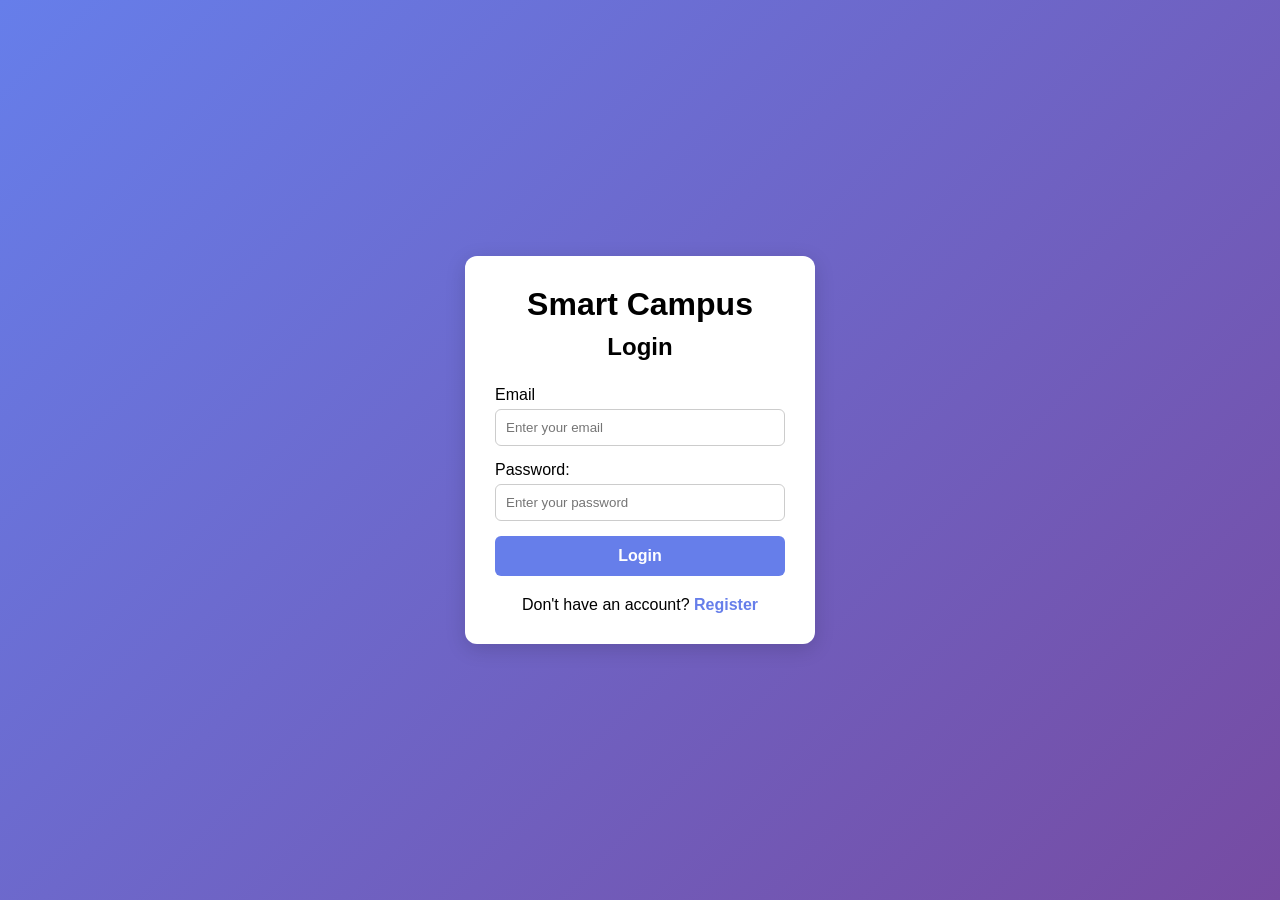
<file: index.html>
<!DOCTYPE html>
<html lang="en">
<head>
    <meta charset="UTF-8">
    <meta name="viewport" content="width=device-width, initial-scale=1.0">
    <title>Smart Campus - Login</title>
    <link rel="stylesheet" href="style.css">
</head>

<body class="login-page">
    <div class="login-container">
        <h1>Smart Campus</h1>
        
         <h2>Login</h2>
         <form id="loginForm">
            <label for="email">Email</label>
            <input
             type="email" 
                id="email" 
                name="email"
                placeholder="Enter your email"
                required>

        <label for="password">Password:</label>
                <input 
                type="password" 
                id="password" 
                name="password"
                placeholder="Enter your password"
                required
            >
              <button type="submit">Login</button>

         </form>
         <p>
              Don't have an account?
            <a href="register.html">Register</a>
         </p>
        </div>
        <script src="script.js"></script>
</body>
</html>
</file>
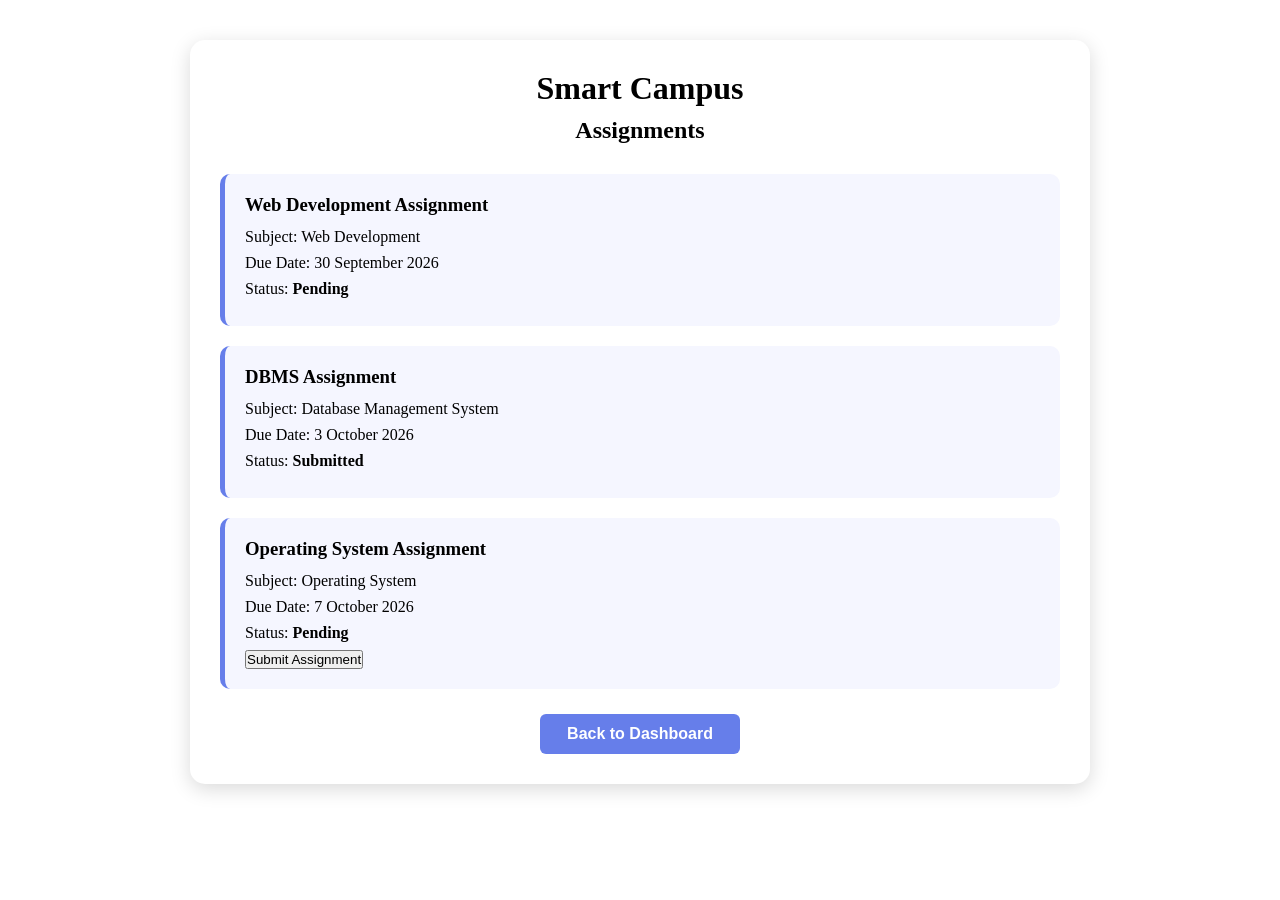
<file: assignments.html>
<!DOCTYPE html>
<html lang="en">

<head>
    <meta charset="UTF-8">
    <meta name="viewport" content="width=device-width, initial-scale=1.0">

    <title>Smart Campus - Assignments</title>

    <link rel="stylesheet" href="style.css">
</head>

<body>

    <div class="assignments-container">

        <h1>Smart Campus</h1>

        <h2>Assignments</h2>

        <div class="assignment-card">

            <h3>Web Development Assignment</h3>

            <p>Subject: Web Development</p>

            <p>Due Date: 30 September 2026</p>

            <p>Status: <span>Pending</span></p>

        </div>

        <div class="assignment-card">

            <h3>DBMS Assignment</h3>

            <p>Subject: Database Management System</p>

            <p>Due Date: 3 October 2026</p>

            <p>Status: <span>Submitted</span></p>

        </div>

        <div class="assignment-card">

            <h3>Operating System Assignment</h3>

            <p>Subject: Operating System</p>

            <p>Due Date: 7 October 2026</p>

            <p>Status: <span id="webStatus">Pending</span></p>

<button onclick="submitAssignment('webStatus')">
    Submit Assignment
</button>

        </div>

        <button id="backToDashboard">Back to Dashboard</button>

    </div>

    <script src="script.js"></script>

</body>

</html>
</file>
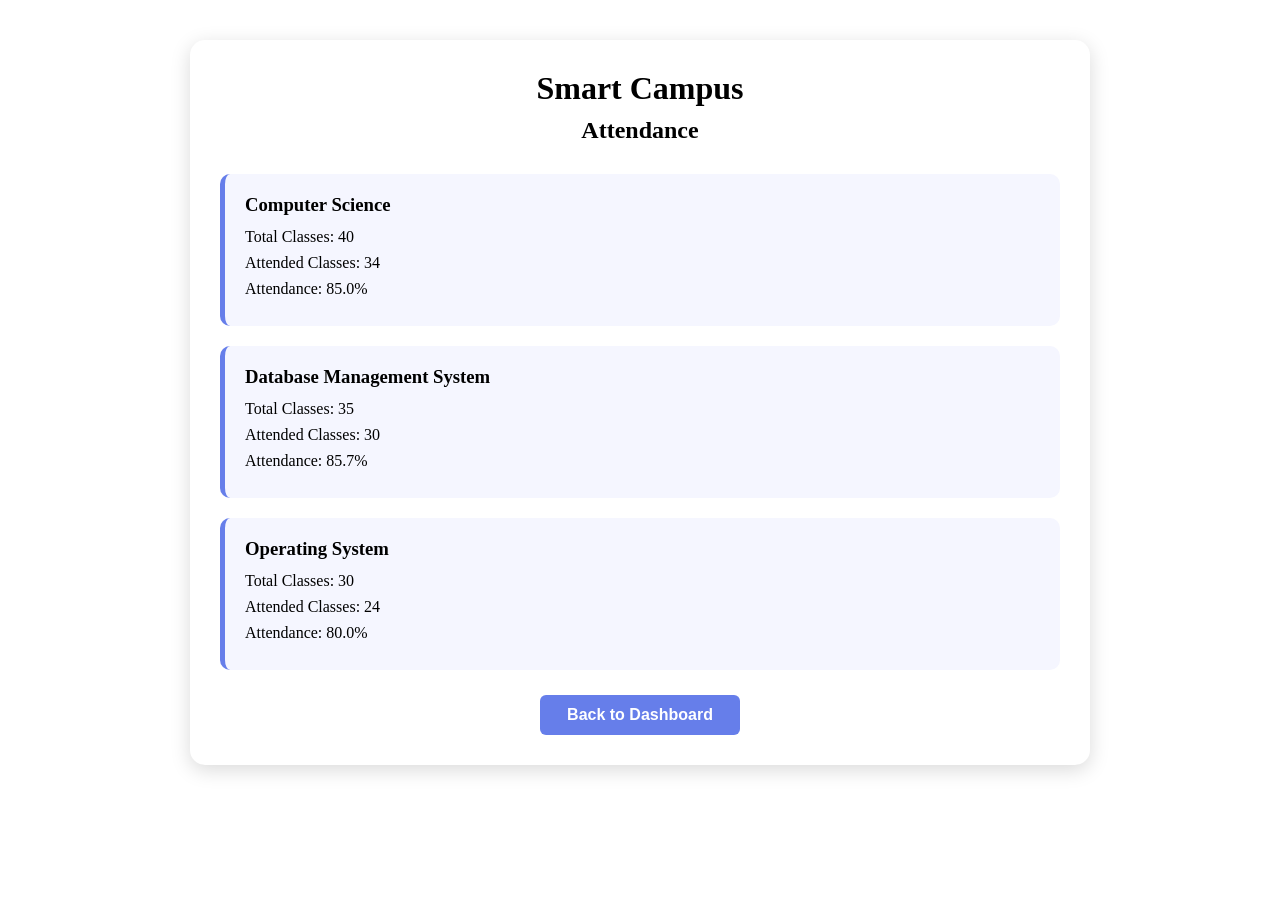
<file: attendance.html>
<!DOCTYPE html>
<html lang="en">

<head>
    <meta charset="UTF-8">
    <meta name="viewport" content="width=device-width, initial-scale=1.0">

    <title>Smart Campus - Attendance</title>

    <link rel="stylesheet" href="style.css">
</head>

<body>

    <div class="attendance-container">

        <h1>Smart Campus</h1>

        <h2>Attendance</h2>

        <div class="attendance-card">

            <h3>Computer Science</h3>

            <p>Total Classes: 40</p>

            <p>Attended Classes: 34</p>
            
            <p>Attendance: <span class="percentage">0%</span></p>

        </div>

        <div class="attendance-card">

            <h3>Database Management System</h3>

            <p>Total Classes: 35</p>

            <p>Attended Classes: 30</p>

           <p>Attendance: <span class="percentage">0%</span></p>

        </div>

        <div class="attendance-card">

            <h3>Operating System</h3>

            <p>Total Classes: 30</p>

            <p>Attended Classes: 24</p>

           <p>Attendance: <span class="percentage">0%</span></p>
        </div>

        <button id="backToDashboard">Back to Dashboard</button>

    </div>

    <script src="script.js"></script>

</body>

</html>
</file>
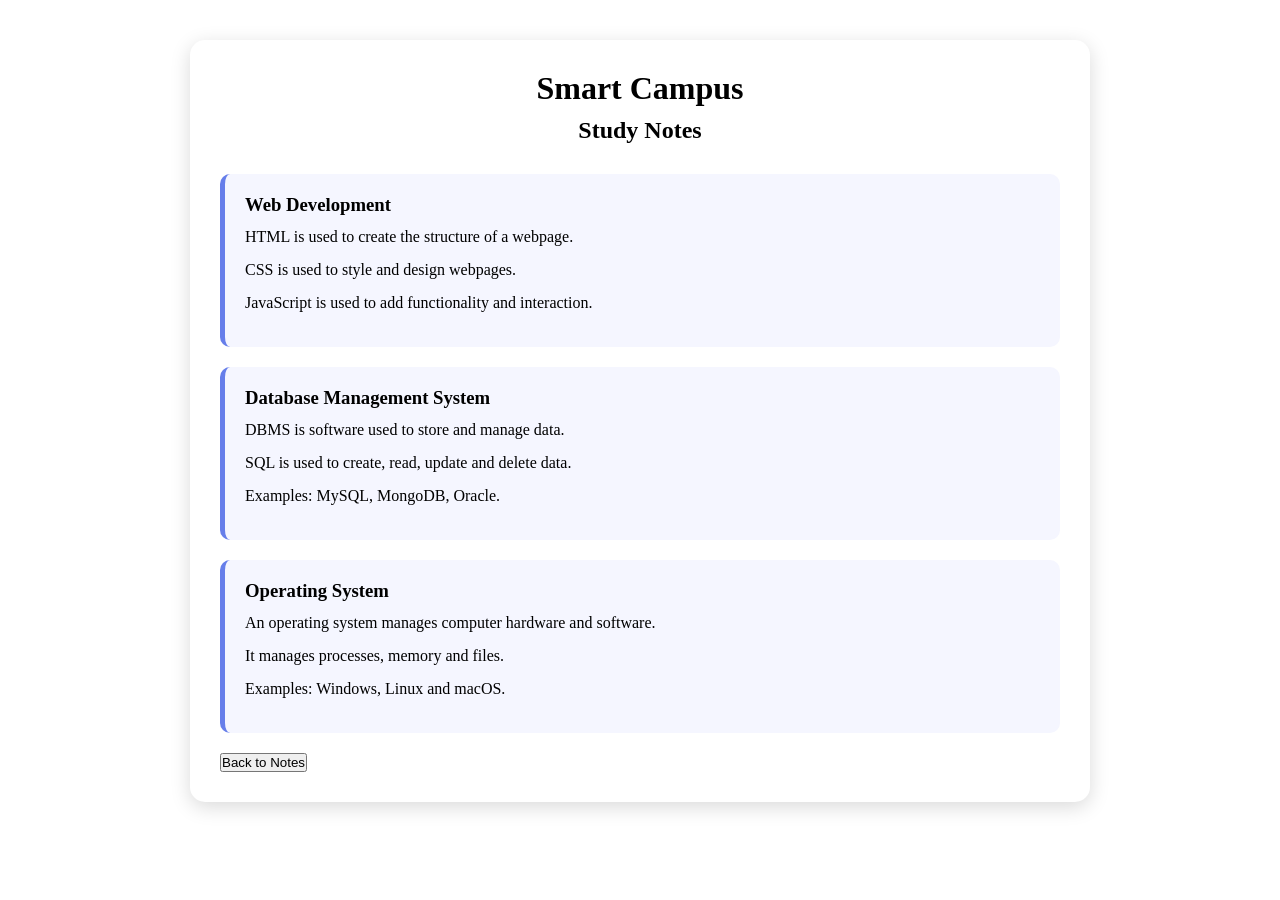
<file: notes-content.html>
<!DOCTYPE html>
<html lang="en">

<head>
    <meta charset="UTF-8">
    <meta name="viewport" content="width=device-width, initial-scale=1.0">

    <title>Smart Campus - Notes</title>

    <link rel="stylesheet" href="style.css">
</head>

<body>

    <div class="notes-container">

        <h1>Smart Campus</h1>

        <h2>Study Notes</h2>

        <div class="notes-card">

            <h3>Web Development</h3>

            <p>HTML is used to create the structure of a webpage.</p>

            <p>CSS is used to style and design webpages.</p>

            <p>JavaScript is used to add functionality and interaction.</p>

        </div>

        <div class="notes-card">

            <h3>Database Management System</h3>

            <p>DBMS is software used to store and manage data.</p>

            <p>SQL is used to create, read, update and delete data.</p>

            <p>Examples: MySQL, MongoDB, Oracle.</p>

        </div>

        <div class="notes-card">

            <h3>Operating System</h3>

            <p>An operating system manages computer hardware and software.</p>

            <p>It manages processes, memory and files.</p>

            <p>Examples: Windows, Linux and macOS.</p>

        </div>

        <button id="backToNotes">Back to Notes</button>

    </div>

    <script src="script.js"></script>

</body>

</html>
</file>
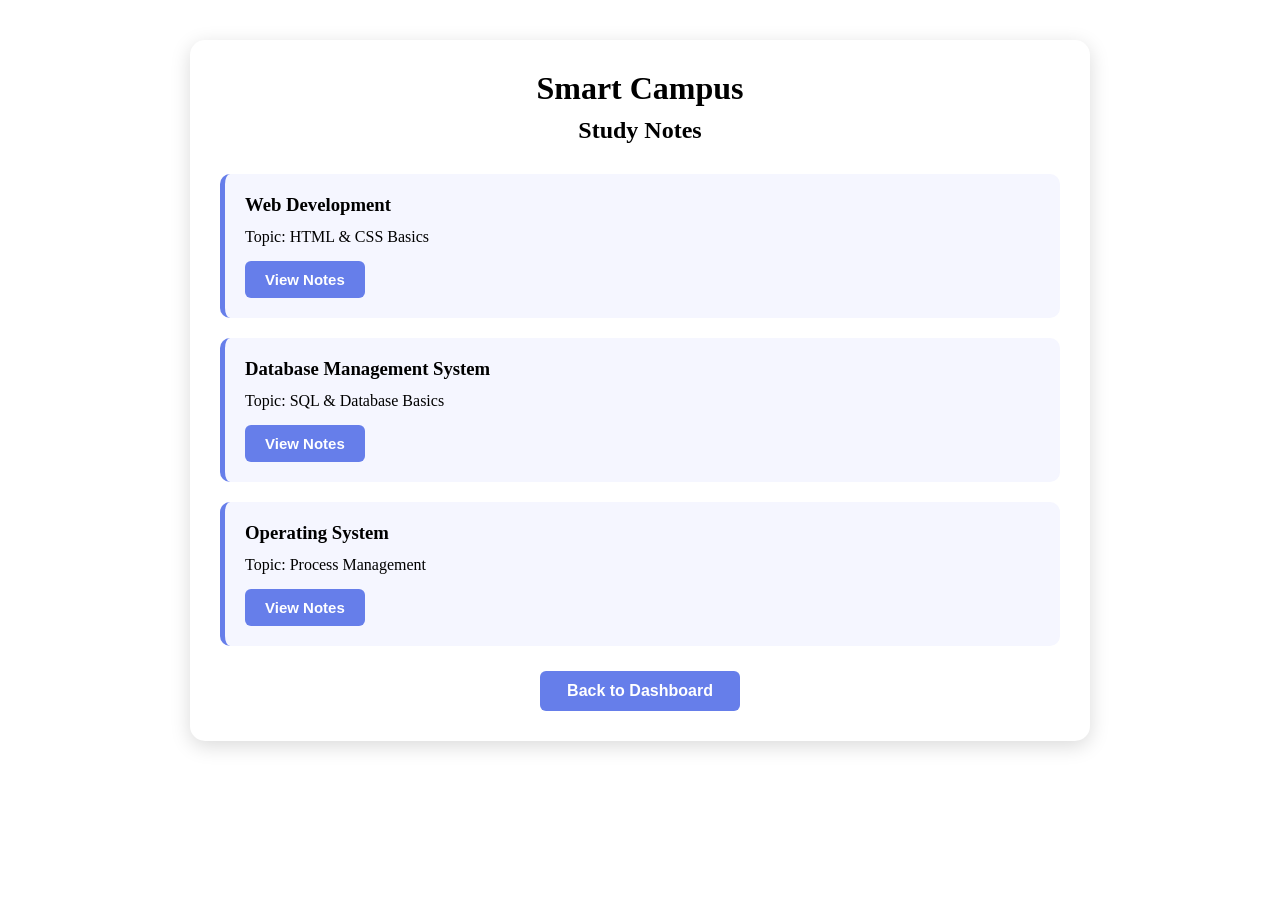
<file: notes.html>
<!DOCTYPE html>
<html lang="en">

<head>
    <meta charset="UTF-8">
    <meta name="viewport" content="width=device-width, initial-scale=1.0">

    <title>Smart Campus - Notes</title>

    <link rel="stylesheet" href="style.css">
</head>

<body>

    <div class="notes-container">

        <h1>Smart Campus</h1>

        <h2>Study Notes</h2>

        <div class="notes-card">

            <h3>Web Development</h3>

            <p>Topic: HTML & CSS Basics</p>

            <button onclick="viewNotes('Web Development')">View Notes</button>
        </div>

        <div class="notes-card">

            <h3>Database Management System</h3>

            <p>Topic: SQL & Database Basics</p>

            <button onclick="viewNotes('DBMS')">View Notes</button>
        </div>

        <div class="notes-card">

            <h3>Operating System</h3>

            <p>Topic: Process Management</p>

           <button onclick="viewNotes('Operating System')">View Notes</button>

        </div>

        <button id="backToDashboard">Back to Dashboard</button>

    </div>

    <script src="script.js"></script>

</body>

</html>
</file>
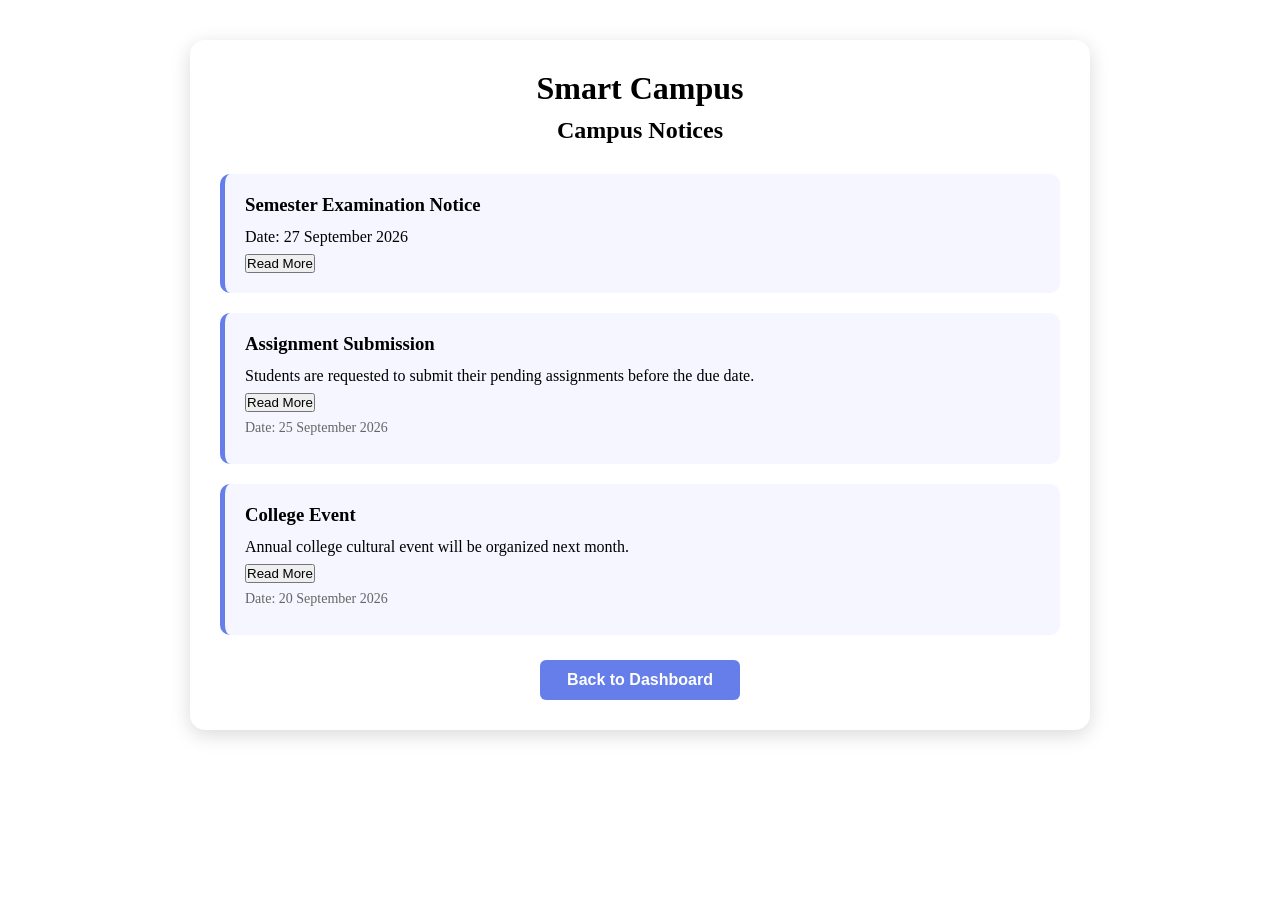
<file: notices.html>
<!DOCTYPE html>
<html lang="en">

<head>
    <meta charset="UTF-8">
    <meta name="viewport" content="width=device-width, initial-scale=1.0">

    <title>Smart Campus - Notices</title>

    <link rel="stylesheet" href="style.css">
</head>

<body>

    <div class="notices-container">

        <h1>Smart Campus</h1>

        <h2>Campus Notices</h2>

        <div class="notice-card">

            <h3>Semester Examination Notice</h3>

            <p id="examNotice" style="display: none;">
        Students should check their examination timetable and reach the examination hall on time.
    </p>

    <p>Date: 27 September 2026</p>

    <button onclick="toggleNotice('examNotice', this)">
        Read More

    </button>


        </div>

        <div class="notice-card">

            <h3>Assignment Submission</h3>

            <p>
                Students are requested to submit their pending assignments before the due date.
            </p>

            <p id="assignmentNotice" style="display: none;">
          Please make sure your assignment is submitted before the deadline.
         </p>

         <button onclick="toggleNotice('assignmentNotice', this)">
         Read More
         </button>

            <p>Date: 25 September 2026</p>

        </div>

        <div class="notice-card">

            <h3>College Event</h3>

            <p>
                Annual college cultural event will be organized next month.
            </p>

            <p id="eventNotice" style="display: none;">
           Students can participate in cultural activities and events. More details will be announced soon.
           </p>

          <button onclick="toggleNotice('eventNotice', this)">
         Read More
         </button>

            <p>Date: 20 September 2026</p>

        </div>

        <button id="backToDashboard">Back to Dashboard</button>

    </div>

    <script src="script.js"></script>

</body>

</html>
</file>
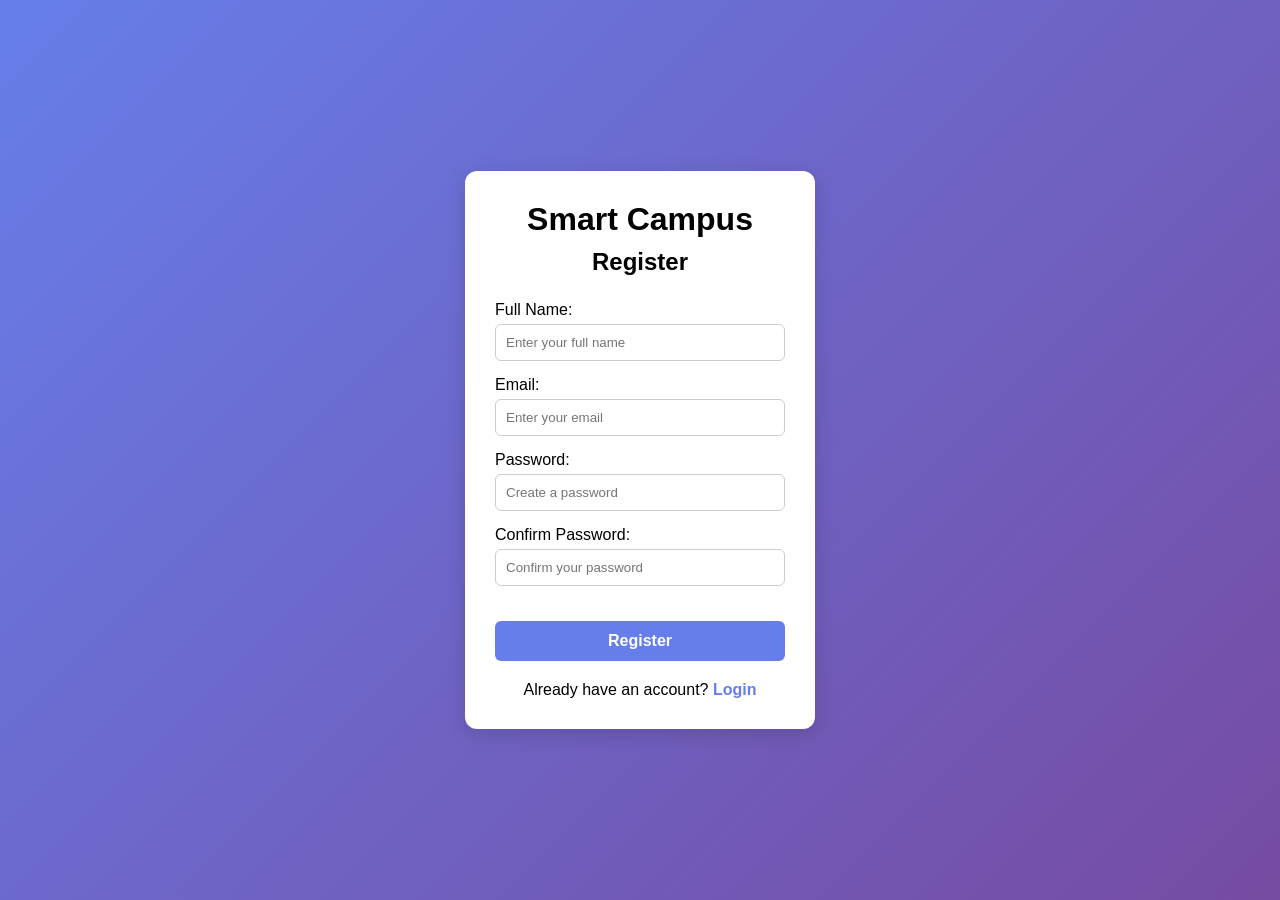
<file: register.html>
<!DOCTYPE html>
<html lang="en">

<head>
    <meta charset="UTF-8">
    <meta name="viewport" content="width=device-width, initial-scale=1.0">

    <title>Smart Campus - Register</title>

    <link rel="stylesheet" href="style.css">
</head>

<body class="register-page">

    <div class="register-container">

        <h1>Smart Campus</h1>

        <h2>Register</h2>

        <form id="registerForm">

            <label for="name">Full Name:</label>

            <input 
                type="text"
                id="name"
                name="name"
                placeholder="Enter your full name"
                required
            >

            <label for="email">Email:</label>

            <input 
                type="email"
                id="email"
                name="email"
                placeholder="Enter your email"
                required
            >

            <label for="password">Password:</label>

            <input 
                type="password"
                id="password"
                name="password"
                placeholder="Create a password"
                required
            >

            <label for="confirm-password">Confirm Password:</label>

            <input 
                type="password"
                id="confirm-password"
                name="confirm-password"
                placeholder="Confirm your password"
                required
            >
            <p id="passwordMessage"></p>

            <button type="submit">Register</button>

        </form>

        <p>
            Already have an account?
            <a href="index.html">Login</a>
        </p>

    </div>
    <script src="script.js"></script>

</body>

</html>
</file>
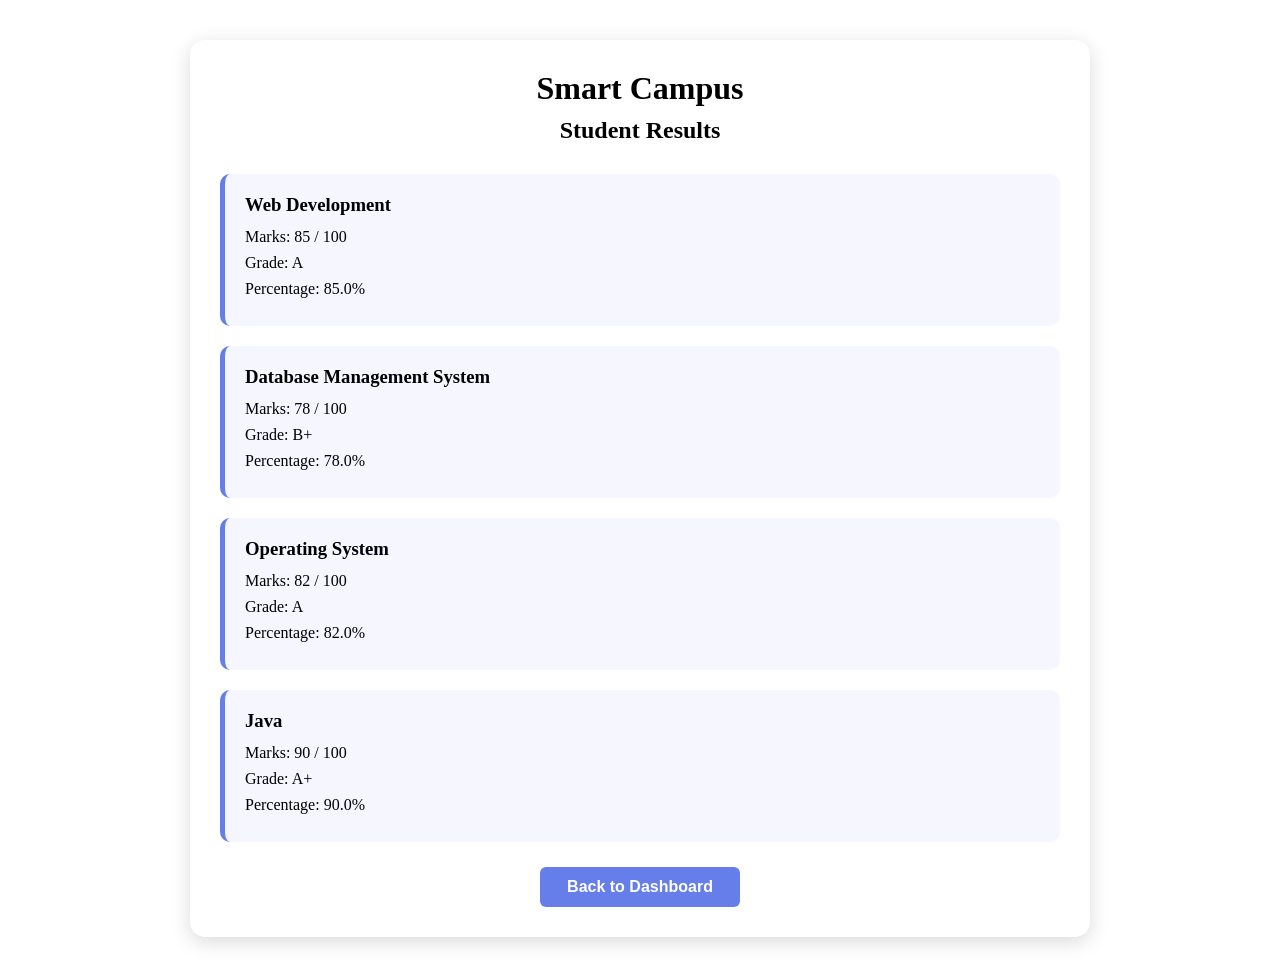
<file: results.html>
<!DOCTYPE html>
<html lang="en">

<head>
    <meta charset="UTF-8">
    <meta name="viewport" content="width=device-width, initial-scale=1.0">

    <title>Smart Campus - Results</title>

    <link rel="stylesheet" href="style.css">
</head>

<body>

    <div class="results-container">

        <h1>Smart Campus</h1>

        <h2>Student Results</h2>

        <div class="result-card">

            <h3>Web Development</h3>

           <p>Marks: <span class="marks">85</span> / 100</p>

           <p>Grade: <span class="grade">A</span></p>

           <p>Percentage: <span class="result-percentage">0%</span></p>

        </div>

        <div class="result-card">

            <h3>Database Management System</h3>

           <p>Marks: <span class="marks">78</span> / 100</p>

           <p>Grade: <span class="grade">B+</span></p>

           <p>Percentage: <span class="result-percentage">0%</span></p>

        </div>

        <div class="result-card">

            <h3>Operating System</h3>

            <p>Marks: <span class="marks">82</span> / 100</p>
            
            <p>Grade: <span class="grade">A</span></p>

            <p>Percentage: <span class="result-percentage">0%</span></p>

        </div>

        <div class="result-card">

            <h3>Java</h3>

           <p>Marks: <span class="marks">90</span> / 100</p>
           
           <p>Grade: <span class="grade">A+</span></p>

           <p>Percentage: <span class="result-percentage">0%</span></p>
        </div>

        <button id="backToDashboard">Back to Dashboard</button>

    </div>

    <script src="script.js"></script>

</body>

</html>
</file>
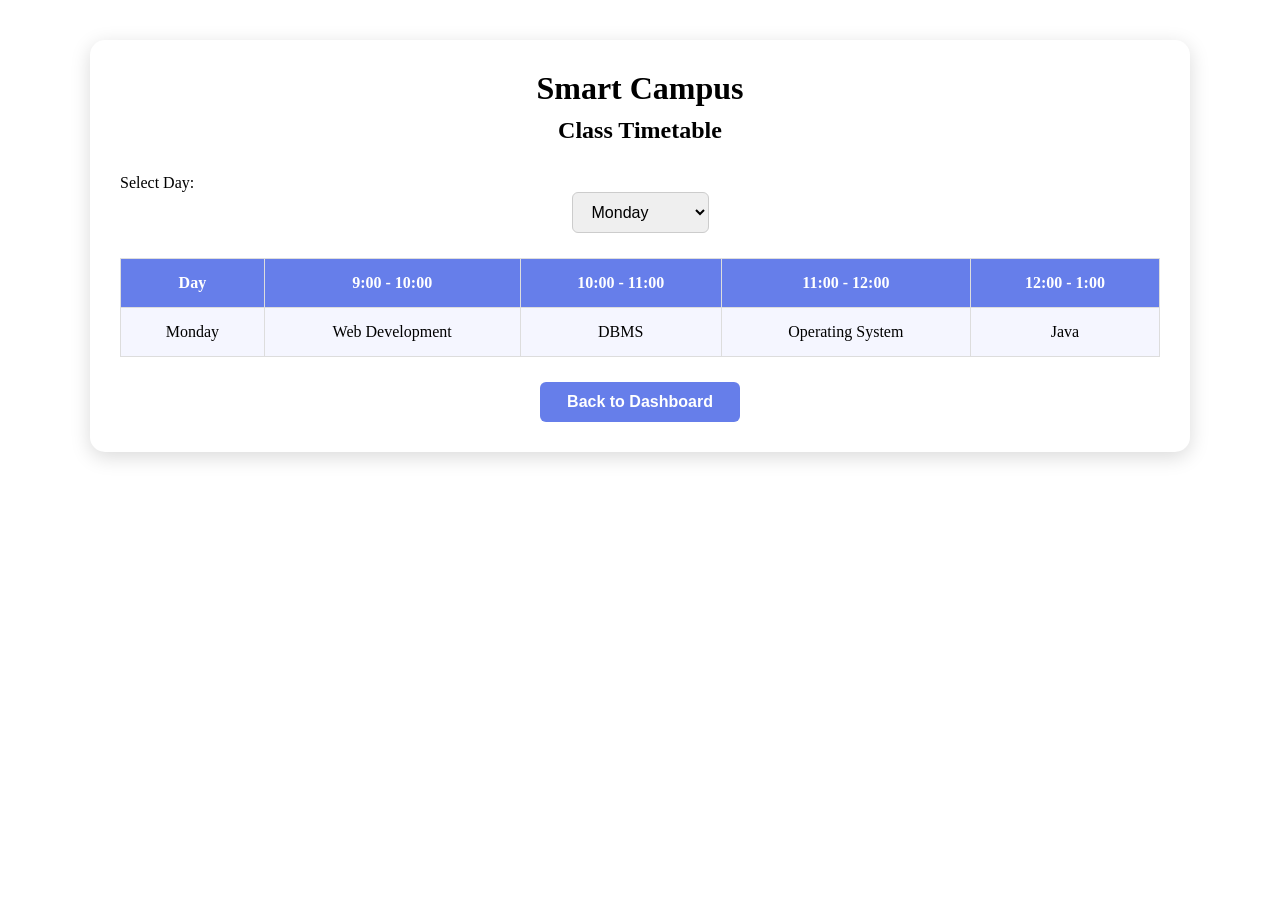
<file: timetable.html>
<!DOCTYPE html>
<html lang="en">

<head>
    <meta charset="UTF-8">
    <meta name="viewport" content="width=device-width, initial-scale=1.0">

    <title>Smart Campus - Timetable</title>

    <link rel="stylesheet" href="style.css">
</head>

<body>

    <div class="timetable-container">

        <h1>Smart Campus</h1>

        <h2>Class Timetable</h2>
        <label for="daySelect">Select Day:</label>

<select id="daySelect">
    <option value="Monday">Monday</option>
    <option value="Tuesday">Tuesday</option>
    <option value="Wednesday">Wednesday</option>
    <option value="Thursday">Thursday</option>
    <option value="Friday">Friday</option>
</select>

        <table>

            <tr>
                <th>Day</th>
                <th>9:00 - 10:00</th>
                <th>10:00 - 11:00</th>
                <th>11:00 - 12:00</th>
                <th>12:00 - 1:00</th>
            </tr>

            <tr class="day-row" data-day="Monday">
                <td>Monday</td>
                <td>Web Development</td>
                <td>DBMS</td>
                <td>Operating System</td>
                <td>Java</td>
            </tr>

             <tr class="day-row" data-day="Tuesday">
                <td>Tuesday</td>
                <td>Java</td>
                <td>Web Development</td>
                <td>DBMS</td>
                <td>Computer Networks</td>
            </tr>

            <tr class="day-row" data-day="Wednesday">
                <td>Wednesday</td>
                <td>Operating System</td>
                <td>Java</td>
                <td>Web Development</td>
                <td>DBMS</td>
            </tr>

            <tr class="day-row" data-day="Thursday">
                <td>Thursday</td>
                <td>DBMS</td>
                <td>Computer Networks</td>
                <td>Java</td>
                <td>Operating System</td>
            </tr>

            <tr class="day-row" data-day="Friday">
                <td>Friday</td>
                <td>Web Development</td>
                <td>Operating System</td>
                <td>DBMS</td>
                <td>Java</td>
            </tr>

        </table>

        <button id="backToDashboard">Back to Dashboard</button>

    </div>

    <script src="script.js"></script>

</body>

</html>
</file>
<file: style.css>
/* ==================== COMMON ==================== */

* {
    margin: 0;
    padding: 0;
    box-sizing: border-box;
}


/* ==================== LOGIN PAGE ==================== */

.login-page {
    font-family: Arial, sans-serif;
    background: linear-gradient(135deg, #667eea, #764ba2);

    display: flex;
    justify-content: center;
    align-items: center;

    min-height: 100vh;
}

.login-container {
    background-color: white;
    width: 350px;
    padding: 30px;

    border-radius: 12px;

    box-shadow: 0 5px 20px rgba(0, 0, 0, 0.15);
}

.login-container h1 {
    text-align: center;
    margin-bottom: 10px;
}

.login-container h2 {
    text-align: center;
    margin-bottom: 25px;
}

.login-container label {
    display: block;
    margin-bottom: 5px;
}

.login-container input {
    width: 100%;
    padding: 10px;

    border: 1px solid #ccc;
    border-radius: 6px;

    margin-bottom: 15px;
}

.login-container input:focus {
    outline: none;
    border: 2px solid #667eea;
    box-shadow: 0 0 8px rgba(102, 126, 234, 0.6);
}

.login-container button {
    width: 100%;
    padding: 11px;

    border: none;
    border-radius: 6px;

    background-color: #667eea;
    color: white;

    cursor: pointer;

    font-size: 16px;
    font-weight: bold;
}

.login-container button:hover {
    opacity: 0.85;
}

.login-container p {
    text-align: center;
    margin-top: 20px;
}

.login-container a {
    color: #667eea;
    text-decoration: none;
    font-weight: bold;
}

.login-container a:hover {
    text-decoration: underline;
}


/* ==================== REGISTER PAGE ==================== */

.register-page {
    font-family: Arial, sans-serif;
    background: linear-gradient(135deg, #667eea, #764ba2);

    min-height: 100vh;

    display: flex;
    justify-content: center;
    align-items: center;
}

.register-container {
    background-color: white;
    width: 350px;
    padding: 30px;

    border-radius: 12px;

    box-shadow: 0 5px 20px rgba(0, 0, 0, 0.15);
}

.register-container h1 {
    text-align: center;
    margin-bottom: 10px;
}

.register-container h2 {
    text-align: center;
    margin-bottom: 25px;
}

.register-container label {
    display: block;
    margin-bottom: 5px;
}

.register-container input {
    width: 100%;
    padding: 10px;

    border: 1px solid #ccc;
    border-radius: 6px;

    margin-bottom: 15px;
}

.register-container input:focus {
    outline: none;
    border: 2px solid #667eea;
    box-shadow: 0 0 8px rgba(102, 126, 234, 0.6);
}

.register-container button {
    width: 100%;
    padding: 11px;

    border: none;
    border-radius: 6px;

    background-color: #667eea;
    color: white;

    cursor: pointer;

    font-size: 16px;
    font-weight: bold;
}

.register-container button:hover {
    opacity: 0.85;
}

.register-container p {
    text-align: center;
    margin-top: 20px;
}

.register-container a {
    color: #667eea;
    text-decoration: none;
    font-weight: bold;
}

.register-container a:hover {
    text-decoration: underline;
}


/* ==================== DASHBOARD ==================== */

.dashboard-container {
    width: 90%;
    max-width: 1000px;
    margin: 40px auto;

    background-color: white;

    padding: 30px;

    border-radius: 15px;

    box-shadow: 0 5px 20px rgba(0, 0, 0, 0.15);
}

.dashboard-container h1 {
    margin-bottom: 10px;
}

.dashboard-container h2 {
    margin-bottom: 10px;
}

.dashboard-container > p {
    margin-bottom: 25px;
}

.dashboard-cards {
    display: grid;
    grid-template-columns: repeat(3, 1fr);
    gap: 20px;
}

.dashboard-card {
    padding: 25px;

    border-radius: 10px;

    background-color: #f5f6ff;

    text-align: center;

    cursor: pointer;

    transition: 0.3s;
}


.dashboard-card:hover {
    transform: translateY(-7px) scale(1.02);
    background-color: #eef0ff;
    box-shadow: 0 10px 25px rgba(102, 126, 234, 0.25);
}

.dashboard-card h3 {
    margin-bottom: 10px;
}

.dashboard-card p {
    margin: 0;
}

#logoutButton {
    margin-top: 30px;
    width: 150px;
}


/* ==================== RESPONSIVE ==================== */

@media (max-width: 700px) {

    .dashboard-cards {
        grid-template-columns: 1fr;
    }

}


@media (max-width: 500px) {

    .login-container,
    .register-container {
        width: 90%;
        padding: 25px;
    }

    .login-container h1,
    .register-container h1 {
        font-size: 26px;
    }

    .login-container h2,
    .register-container h2 {
        font-size: 20px;
    }

}

/* ==================== ATTENDANCE ==================== */

.attendance-container {
    width: 90%;
    max-width: 900px;
    margin: 40px auto;

    background-color: white;

    padding: 30px;

    border-radius: 15px;

    box-shadow: 0 5px 20px rgba(0, 0, 0, 0.15);
}

.attendance-container h1 {
    text-align: center;
    margin-bottom: 10px;
}

.attendance-container h2 {
    text-align: center;
    margin-bottom: 30px;
}

.attendance-card {
    background-color: #f5f6ff;

    padding: 20px;

    margin-bottom: 20px;

    border-radius: 10px;

    border-left: 5px solid #667eea;
}

.attendance-card h3 {
    margin-bottom: 12px;
}

.attendance-card p {
    margin: 8px 0;
}

#backToDashboard {
    display: block;

    width: 200px;

    margin: 25px auto 0;

    padding: 11px;

    border: none;

    border-radius: 6px;

    background-color: #667eea;

    color: white;

    cursor: pointer;

    font-size: 16px;

    font-weight: bold;
}

#backToDashboard:hover {
    opacity: 0.85;
}


.dashboard-link {
    text-decoration: none;
    color: inherit;
}


/* ==================== ASSIGNMENTS ==================== */

.assignments-container {
    width: 90%;
    max-width: 900px;
    margin: 40px auto;

    background-color: white;

    padding: 30px;

    border-radius: 15px;

    box-shadow: 0 5px 20px rgba(0, 0, 0, 0.15);
}

.assignments-container h1 {
    text-align: center;
    margin-bottom: 10px;
}

.assignments-container h2 {
    text-align: center;
    margin-bottom: 30px;
}

.assignment-card {
    background-color: #f5f6ff;

    padding: 20px;

    margin-bottom: 20px;

    border-radius: 10px;

    border-left: 5px solid #667eea;
}

.assignment-card h3 {
    margin-bottom: 12px;
}

.assignment-card p {
    margin: 8px 0;
}

.assignment-card span {
    font-weight: bold;
}

#backToDashboard {
    display: block;

    width: 200px;

    margin: 25px auto 0;

    padding: 11px;

    border: none;

    border-radius: 6px;

    background-color: #667eea;

    color: white;

    cursor: pointer;

    font-size: 16px;

    font-weight: bold;
}

#backToDashboard:hover {
    opacity: 0.85;
}


/* ==================== NOTES ==================== */

.notes-container {
    width: 90%;
    max-width: 900px;
    margin: 40px auto;

    background-color: white;

    padding: 30px;

    border-radius: 15px;

    box-shadow: 0 5px 20px rgba(0, 0, 0, 0.15);
}

.notes-container h1 {
    text-align: center;
    margin-bottom: 10px;
}

.notes-container h2 {
    text-align: center;
    margin-bottom: 30px;
}

.notes-card {
    background-color: #f5f6ff;

    padding: 20px;

    margin-bottom: 20px;

    border-radius: 10px;

    border-left: 5px solid #667eea;
}

.notes-card h3 {
    margin-bottom: 12px;
}

.notes-card p {
    margin: 8px 0 15px;
}

.notes-card button {
    padding: 10px 20px;

    border: none;
    border-radius: 6px;

    background-color: #667eea;

    color: white;

    cursor: pointer;

    font-size: 15px;

    font-weight: bold;
}

.notes-card button:hover {
    opacity: 0.85;
}

/* ==================== TIMETABLE ==================== */

.timetable-container {
    width: 95%;
    max-width: 1100px;
    margin: 40px auto;

    background-color: white;

    padding: 30px;

    border-radius: 15px;

    box-shadow: 0 5px 20px rgba(0, 0, 0, 0.15);

    overflow-x: auto;
}

.timetable-container h1 {
    text-align: center;
    margin-bottom: 10px;
}

.timetable-container h2 {
    text-align: center;
    margin-bottom: 30px;
}

.timetable-container table {
    width: 100%;
    border-collapse: collapse;
    min-width: 800px;
}

.timetable-container th,
.timetable-container td {
    border: 1px solid #ddd;

    padding: 15px;

    text-align: center;
}

.timetable-container th {
    background-color: #667eea;
    color: white;
}

.timetable-container tr:nth-child(even) {
    background-color: #f5f6ff;
}

.timetable-container tr:hover {
    background-color: #eef0ff;
}


/* ==================== RESULTS ==================== */

.results-container {
    width: 90%;
    max-width: 900px;
    margin: 40px auto;

    background-color: white;

    padding: 30px;

    border-radius: 15px;

    box-shadow: 0 5px 20px rgba(0, 0, 0, 0.15);
}

.results-container h1 {
    text-align: center;
    margin-bottom: 10px;
}

.results-container h2 {
    text-align: center;
    margin-bottom: 30px;
}

.result-card {
    background-color: #f5f6ff;

    padding: 20px;

    margin-bottom: 20px;

    border-radius: 10px;

    border-left: 5px solid #667eea;
}

.result-card h3 {
    margin-bottom: 12px;
}

.result-card p {
    margin: 8px 0;
}

#backToDashboard {
    display: block;

    width: 200px;

    margin: 25px auto 0;

    padding: 11px;

    border: none;

    border-radius: 6px;

    background-color: #667eea;

    color: white;

    cursor: pointer;

    font-size: 16px;

    font-weight: bold;
}

#backToDashboard:hover {
    opacity: 0.85;
}


/* ==================== NOTICES ==================== */

.notices-container {
    width: 90%;
    max-width: 900px;
    margin: 40px auto;

    background-color: white;

    padding: 30px;

    border-radius: 15px;

    box-shadow: 0 5px 20px rgba(0, 0, 0, 0.15);
}

.notices-container h1 {
    text-align: center;
    margin-bottom: 10px;
}

.notices-container h2 {
    text-align: center;
    margin-bottom: 30px;
}

.notice-card {
    background-color: #f5f6ff;

    padding: 20px;

    margin-bottom: 20px;

    border-radius: 10px;

    border-left: 5px solid #667eea;
}

.notice-card h3 {
    margin-bottom: 12px;
}

.notice-card p {
    margin: 8px 0;
}

.notice-card p:last-child {
    font-size: 14px;
    color: #666;
}

#backToDashboard {
    display: block;

    width: 200px;

    margin: 25px auto 0;

    padding: 11px;

    border: none;

    border-radius: 6px;

    background-color: #667eea;

    color: white;

    cursor: pointer;

    font-size: 16px;

    font-weight: bold;
}

#backToDashboard:hover {
    opacity: 0.85;
}

/* ==================== DAY SELECTOR ==================== */

#daySelect {
    display: block;

    margin: 0 auto 25px;

    padding: 10px 15px;

    border: 1px solid #ccc;
    border-radius: 6px;

    font-size: 16px;

    cursor: pointer;
}

#daySelect:focus {
    outline: none;
    border: 2px solid #667eea;
}


/* ==================== QUICK SUMMARY ==================== */

.quick-summary {
    display: grid;
    grid-template-columns: repeat(4, 1fr);
    gap: 15px;
    margin-bottom: 30px;
}


.summary-card {
    background: linear-gradient(135deg, #ffffff, #f5f6ff);
    padding: 22px 15px;
    border-radius: 12px;
    text-align: center;
    border: 1px solid #e0e5ff;
    border-left: 5px solid #667eea;
    box-shadow: 0 4px 12px rgba(102, 126, 234, 0.08);
    transition: all 0.3s ease;
}

.summary-card:hover {
    transform: translateY(-5px);
    box-shadow: 0 5px 15px rgba(0, 0, 0, 0.15);
}

.summary-card h3 {
    margin-bottom: 10px;
}

.summary-card p {
    font-size: 18px;
    font-weight: bold;
}


@media (max-width: 800px) {

    .quick-summary {
        grid-template-columns: repeat(2, 1fr);
    }

}

@media (max-width: 500px) {

    .quick-summary {
        grid-template-columns: 1fr;
    }

}


/* ==================== BUTTON ANIMATION ==================== */

button {
    transition: all 0.3s ease;
}

button:hover {
    transform: translateY(-2px);
    box-shadow: 0 5px 12px rgba(102, 126, 234, 0.25);
}

button:active {
    transform: scale(0.98);
}



/* ==================== DASHBOARD BACKGROUND ==================== */

body:has(.dashboard-container) {
    background: linear-gradient(135deg, #eef2ff, #f5f3ff);
    min-height: 100vh;
}



/* ==================== SUMMARY CARD TEXT ==================== */

.summary-card h3 {
    font-size: 16px;
    color: #555b7a;
    margin-bottom: 12px;
}

.summary-card p {
    font-size: 28px;
    font-weight: bold;
    color: #667eea;
    margin: 0;
}


/* ==================== DASHBOARD HEADING ==================== */

.dashboard-container h1 {
    color: #4f46a5;
    font-size: 32px;
    text-align: center;
    margin-bottom: 12px;
}

#welcomeMessage {
    text-align: center;
    color: #666b85;
    font-size: 17px;
    margin-bottom: 30px;
}


/* ==================== STUDENT PROFILE ==================== */

.profile-card {
    display: flex;
    align-items: center;
    gap: 20px;
    background: linear-gradient(135deg, #ffffff, #f0f2ff);
    padding: 22px;
    margin: 20px 0 30px;
    border: 1px solid #e0e5ff;
    border-left: 5px solid #667eea;
    border-radius: 12px;
    box-shadow: 0 4px 12px rgba(102, 126, 234, 0.10);
    transition: all 0.3s ease;
}

.profile-card:hover {
    transform: translateY(-3px);
    box-shadow: 0 8px 20px rgba(102, 126, 234, 0.18);
}

.profile-icon {
    width: 65px;
    height: 65px;
    min-width: 65px;
    display: flex;
    align-items: center;
    justify-content: center;
    background: #e8eaff;
    border-radius: 50%;
    font-size: 32px;
}

.profile-details h3 {
    color: #4f46a5;
    margin-bottom: 10px;
}

.profile-details p {
    color: #555b7a;
    margin: 7px 0;
    overflow-wrap: anywhere;
}

@media (max-width: 500px) {
    .profile-card {
        gap: 12px;
        padding: 15px;
    }

    .profile-icon {
        width: 50px;
        height: 50px;
        min-width: 50px;
        font-size: 25px;
    }
}




/* ==================== EDIT PROFILE BUTTON ==================== */

#editProfileButton {
    margin-top: 12px;
    padding: 10px 18px;
    background: linear-gradient(135deg, #667eea, #764ba2);
    color: white;
    border: none;
    border-radius: 7px;
    font-size: 14px;
    font-weight: bold;
    cursor: pointer;
    transition: all 0.3s ease;
}

#editProfileButton:hover {
    transform: translateY(-2px);
    box-shadow: 0 5px 12px rgba(102, 126, 234, 0.3);
}

/* ==================== CHANGE PASSWORD BUTTON ==================== */

#changePasswordButton {
    margin-top: 12px;
    margin-left: 8px;
    padding: 10px 18px;
    background: linear-gradient(135deg, #764ba2, #667eea);
    color: white;
    border: none;
    border-radius: 7px;
    font-size: 14px;
    font-weight: bold;
    cursor: pointer;
    transition: all 0.3s ease;
}

#changePasswordButton:hover {
    transform: translateY(-2px);
    box-shadow: 0 5px 12px rgba(118, 75, 162, 0.3);
}

@media (max-width: 500px) {
    #changePasswordButton {
        margin-left: 0;
    }
}

/* ==================== FINAL UI POLISH ==================== */

/* Smooth scrolling */
html {
scroll-behavior: smooth;
}

/* Better text selection */
::selection {
background: #667eea;
color: white;
}

/* Consistent focus for keyboard users */
input:focus,
select:focus,
textarea:focus {
outline: 2px solid #667eea;
outline-offset: 2px;
}

/* Improve image and content sizing */
img {
max-width: 100%;
height: auto;
}

/* Better small-screen spacing */
@media (max-width: 500px) {
body {
overflow-wrap: break-word;
}

button {
    max-width: 100%;
}


}


/* Student Profile Photo */

.profile-icon {
    width: 110px;
    height: 110px;
    border-radius: 50%;
    overflow: hidden;
    display: flex;
    align-items: center;
    justify-content: center;
    background: #eef0ff;
    border: 3px solid #667eea;
    font-size: 45px;
    margin-bottom: 15px;
}

.profile-icon img {
    width: 100%;
    height: 100%;
    object-fit: cover;
}

#photoUpload {
    display: block;
    max-width: 100%;
    margin: 10px 0 20px;
    font-size: 14px;
}

.profile-icon {
    width: 110px;
    height: 110px;
    min-width: 110px;
    min-height: 110px;
    aspect-ratio: 1 / 1;
    border-radius: 50%;
    overflow: hidden;
    flex-shrink: 0;
}

.profile-icon img {
    display: block;
    width: 100%;
    height: 100%;
    object-fit: cover;
    border-radius: 50%;
}
</file>
